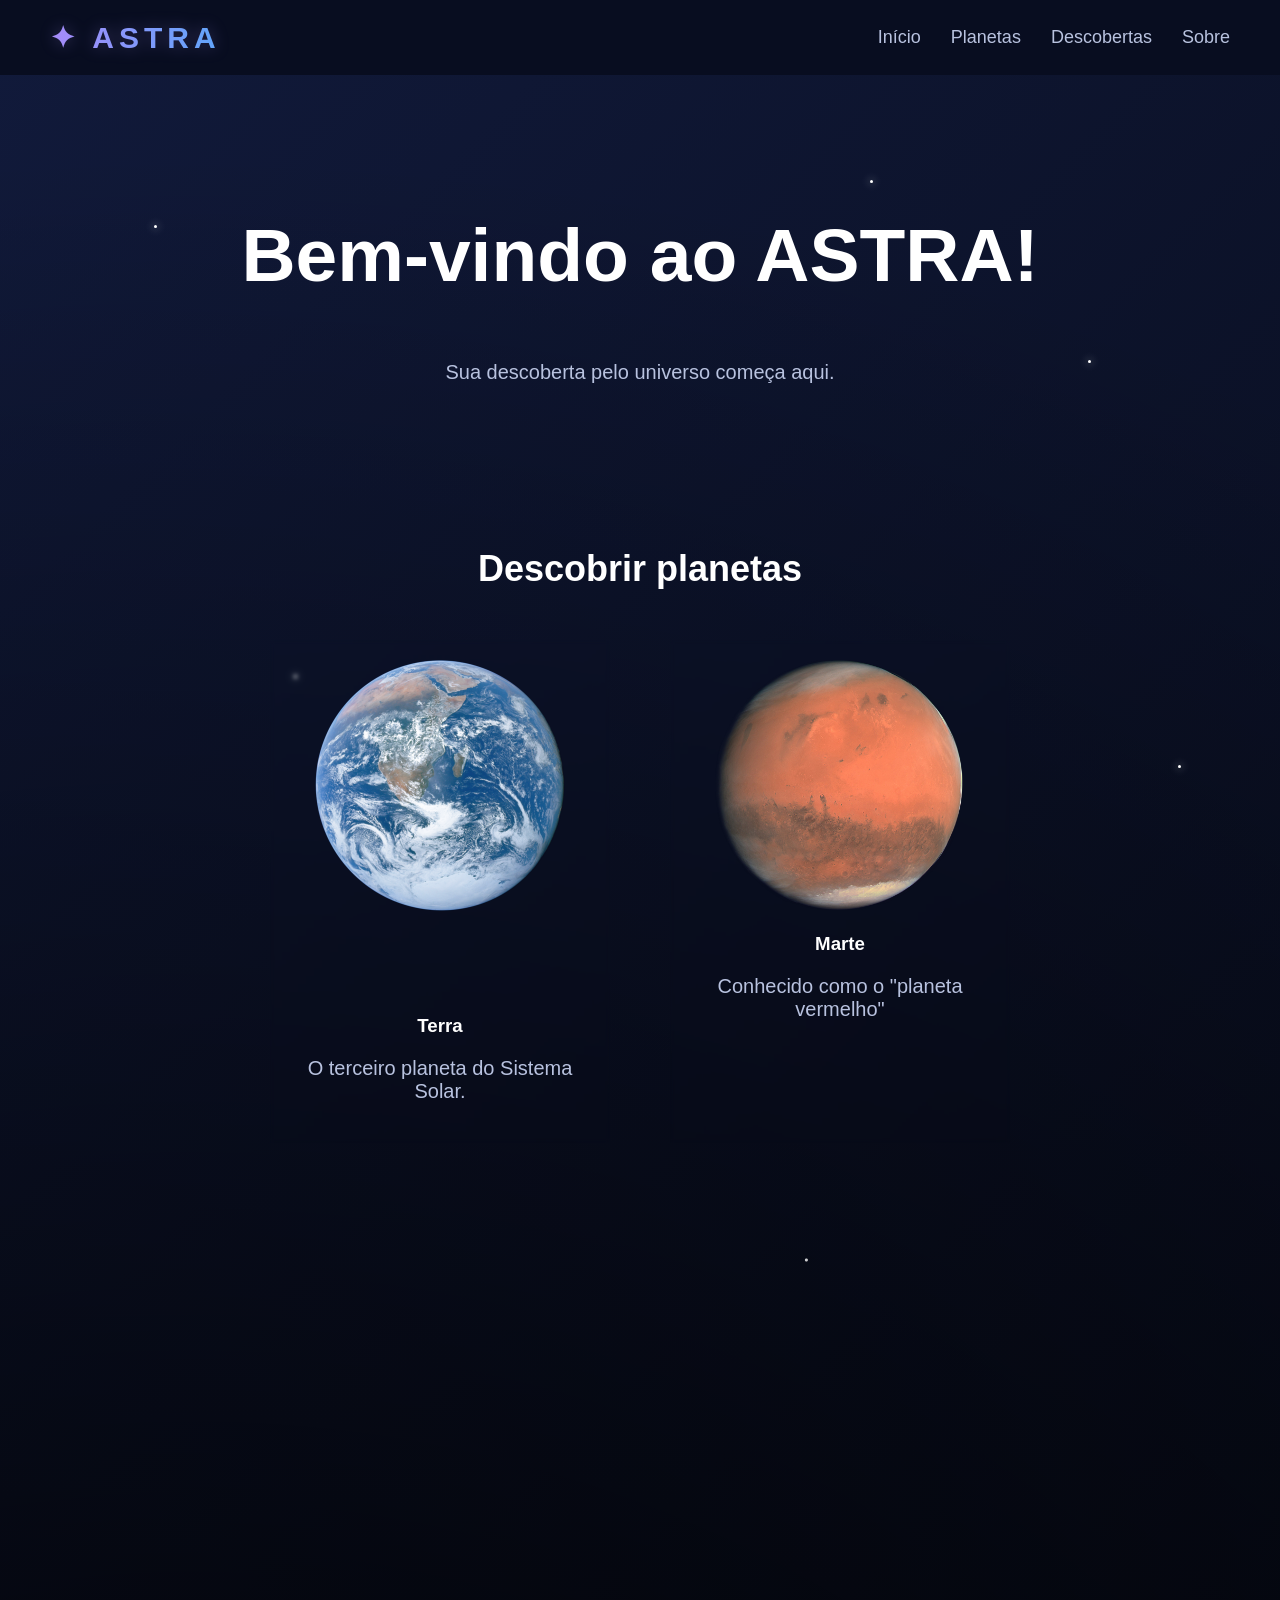
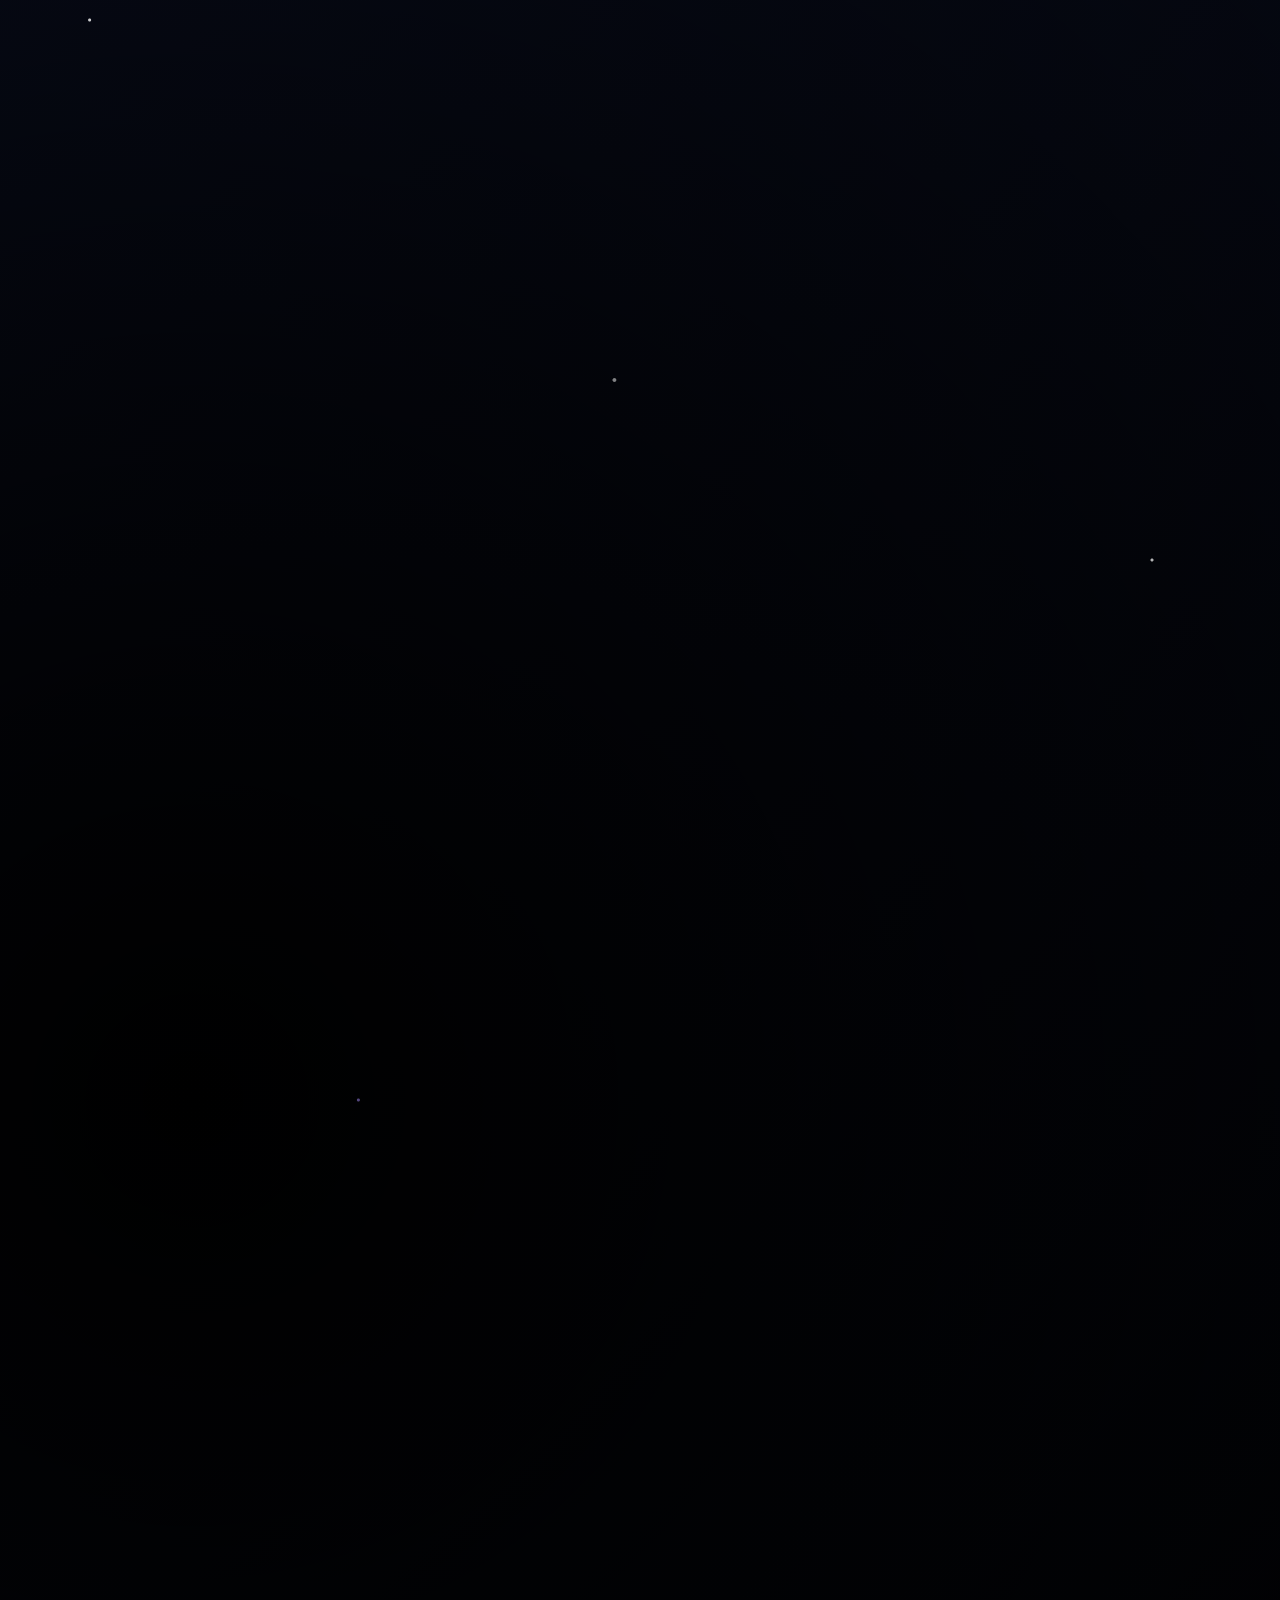
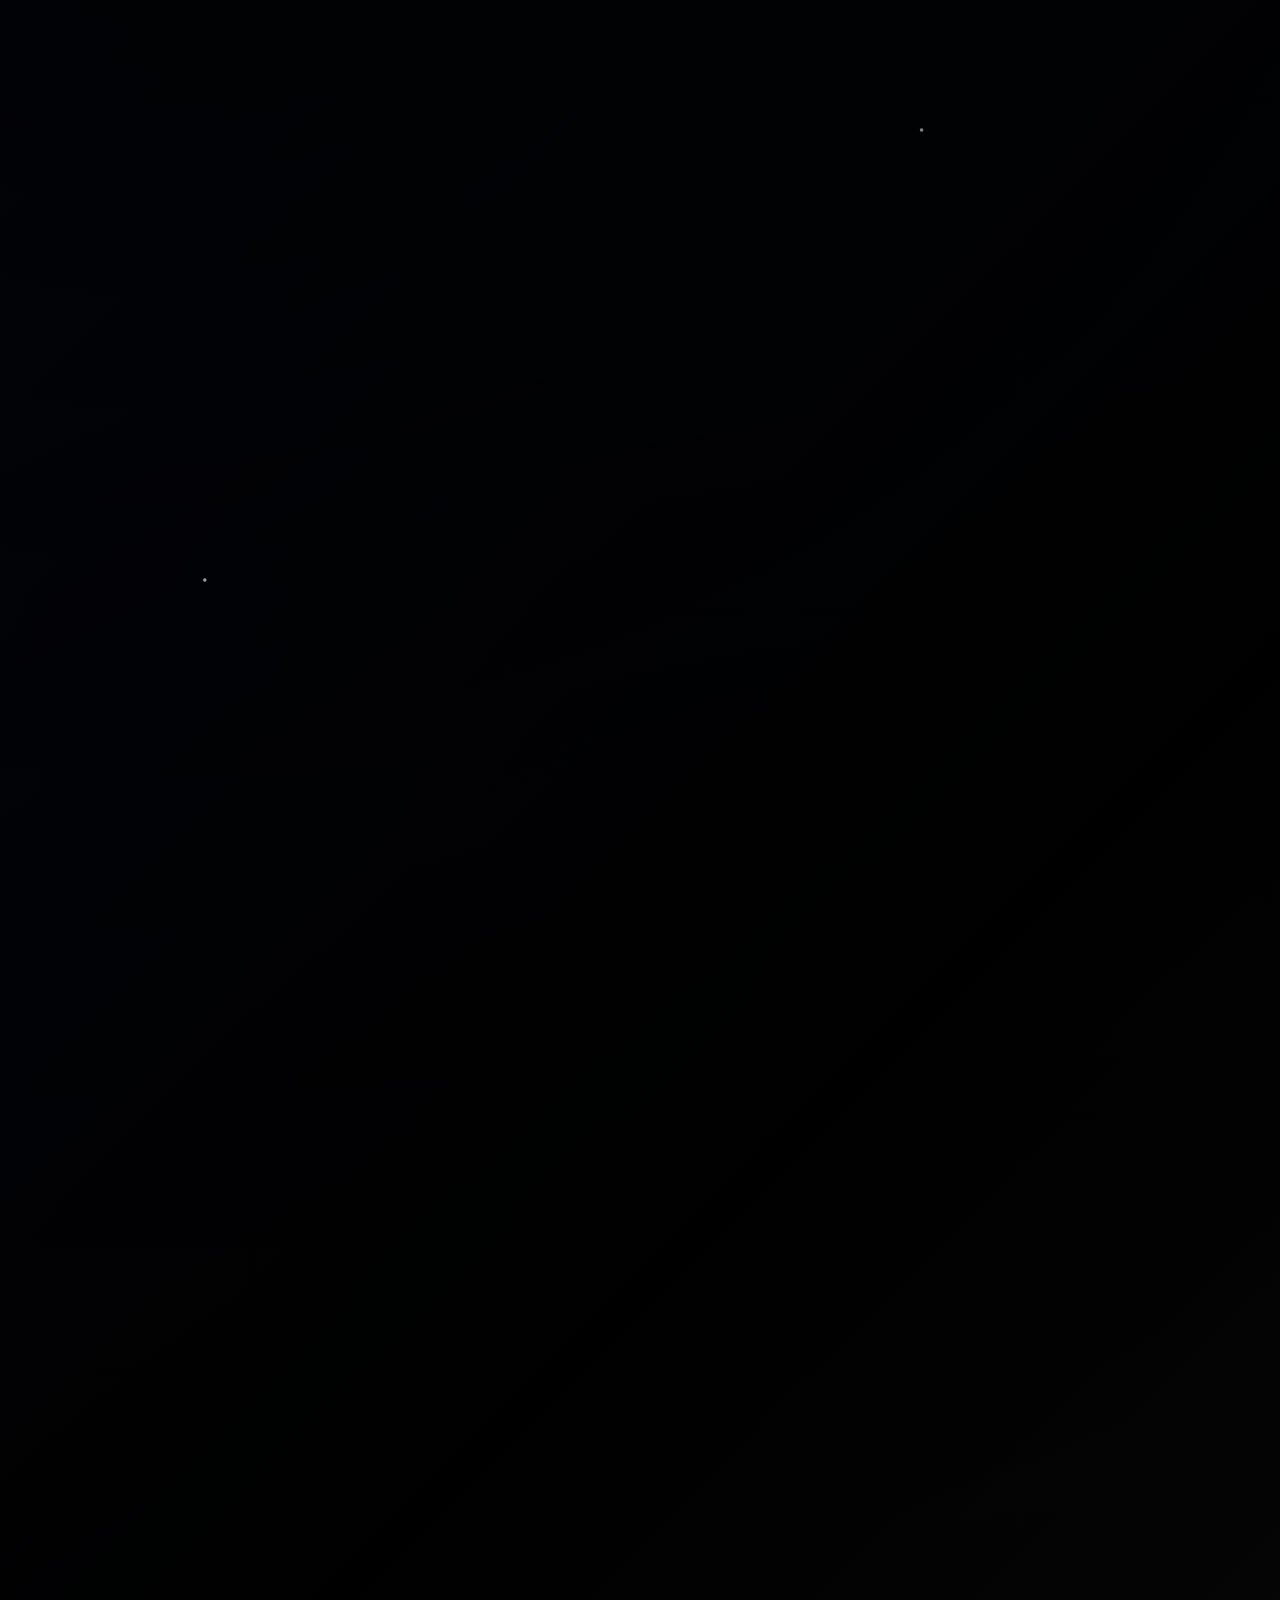
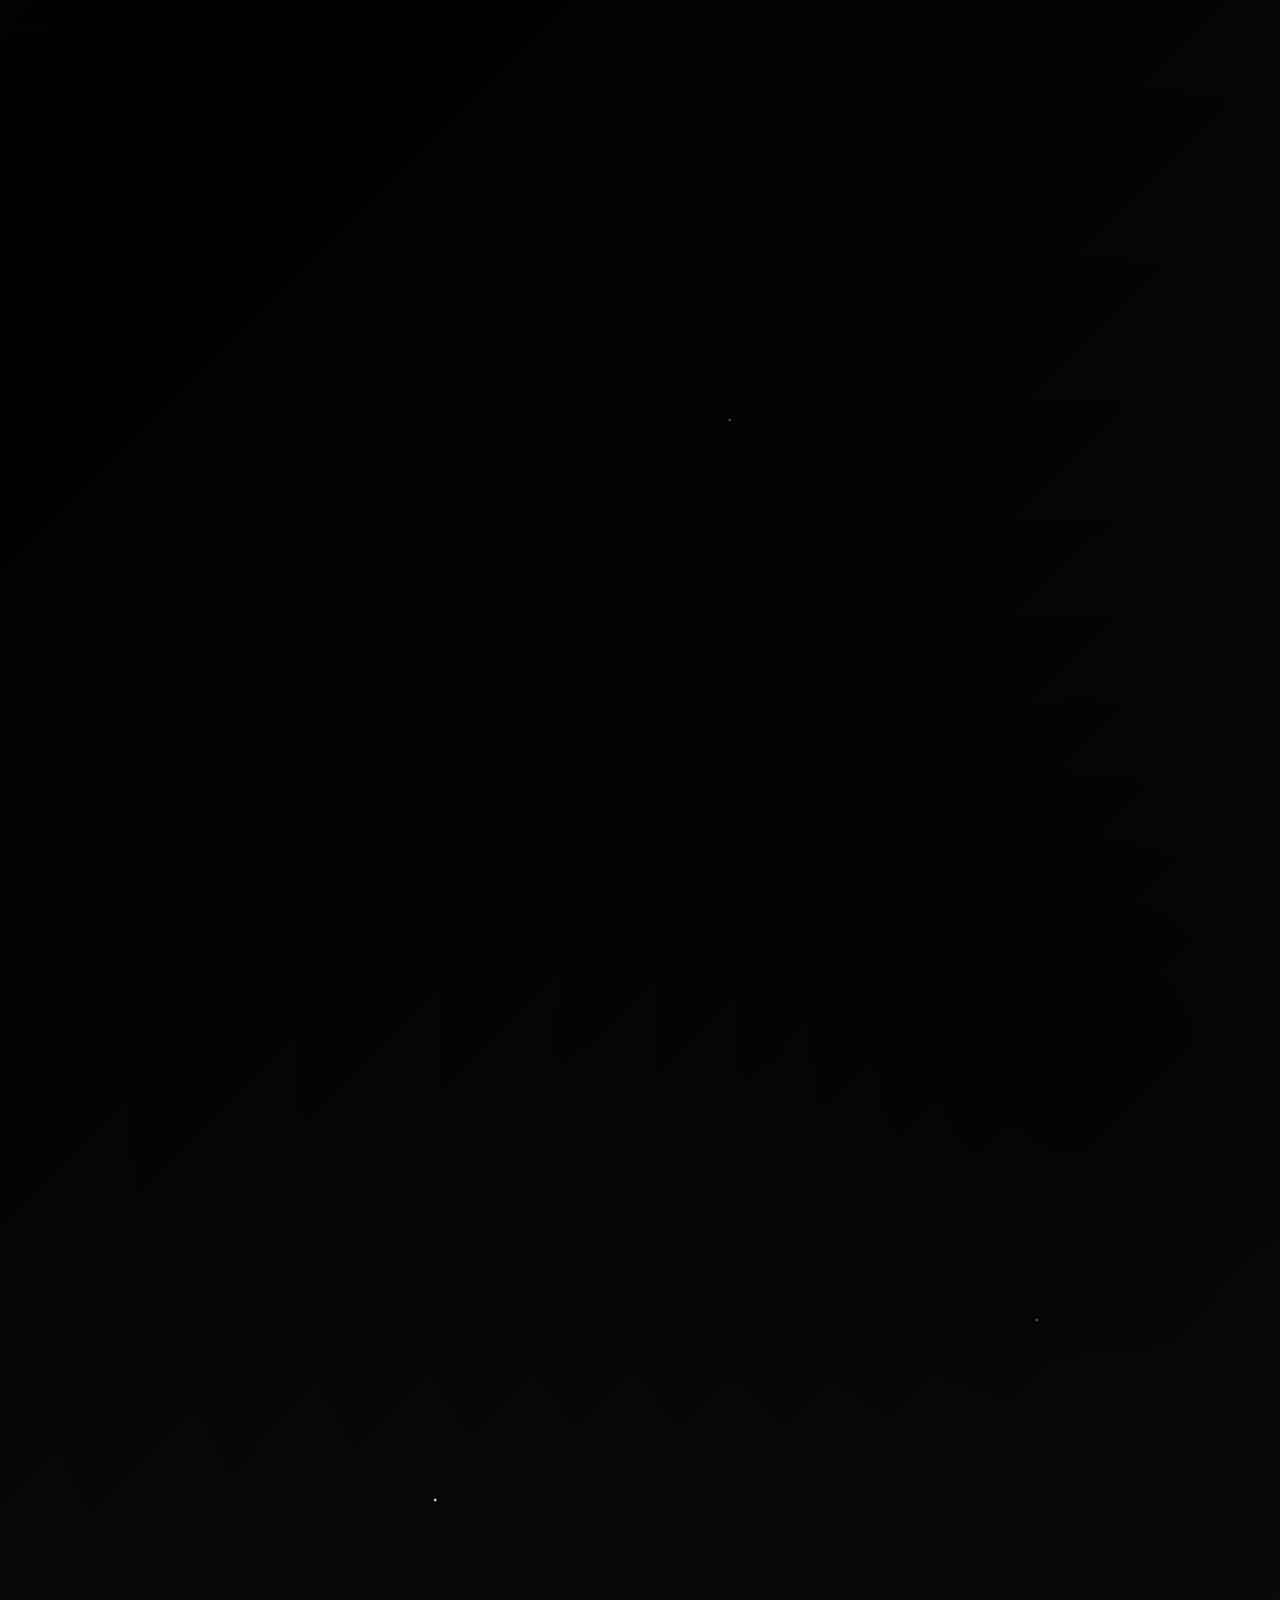
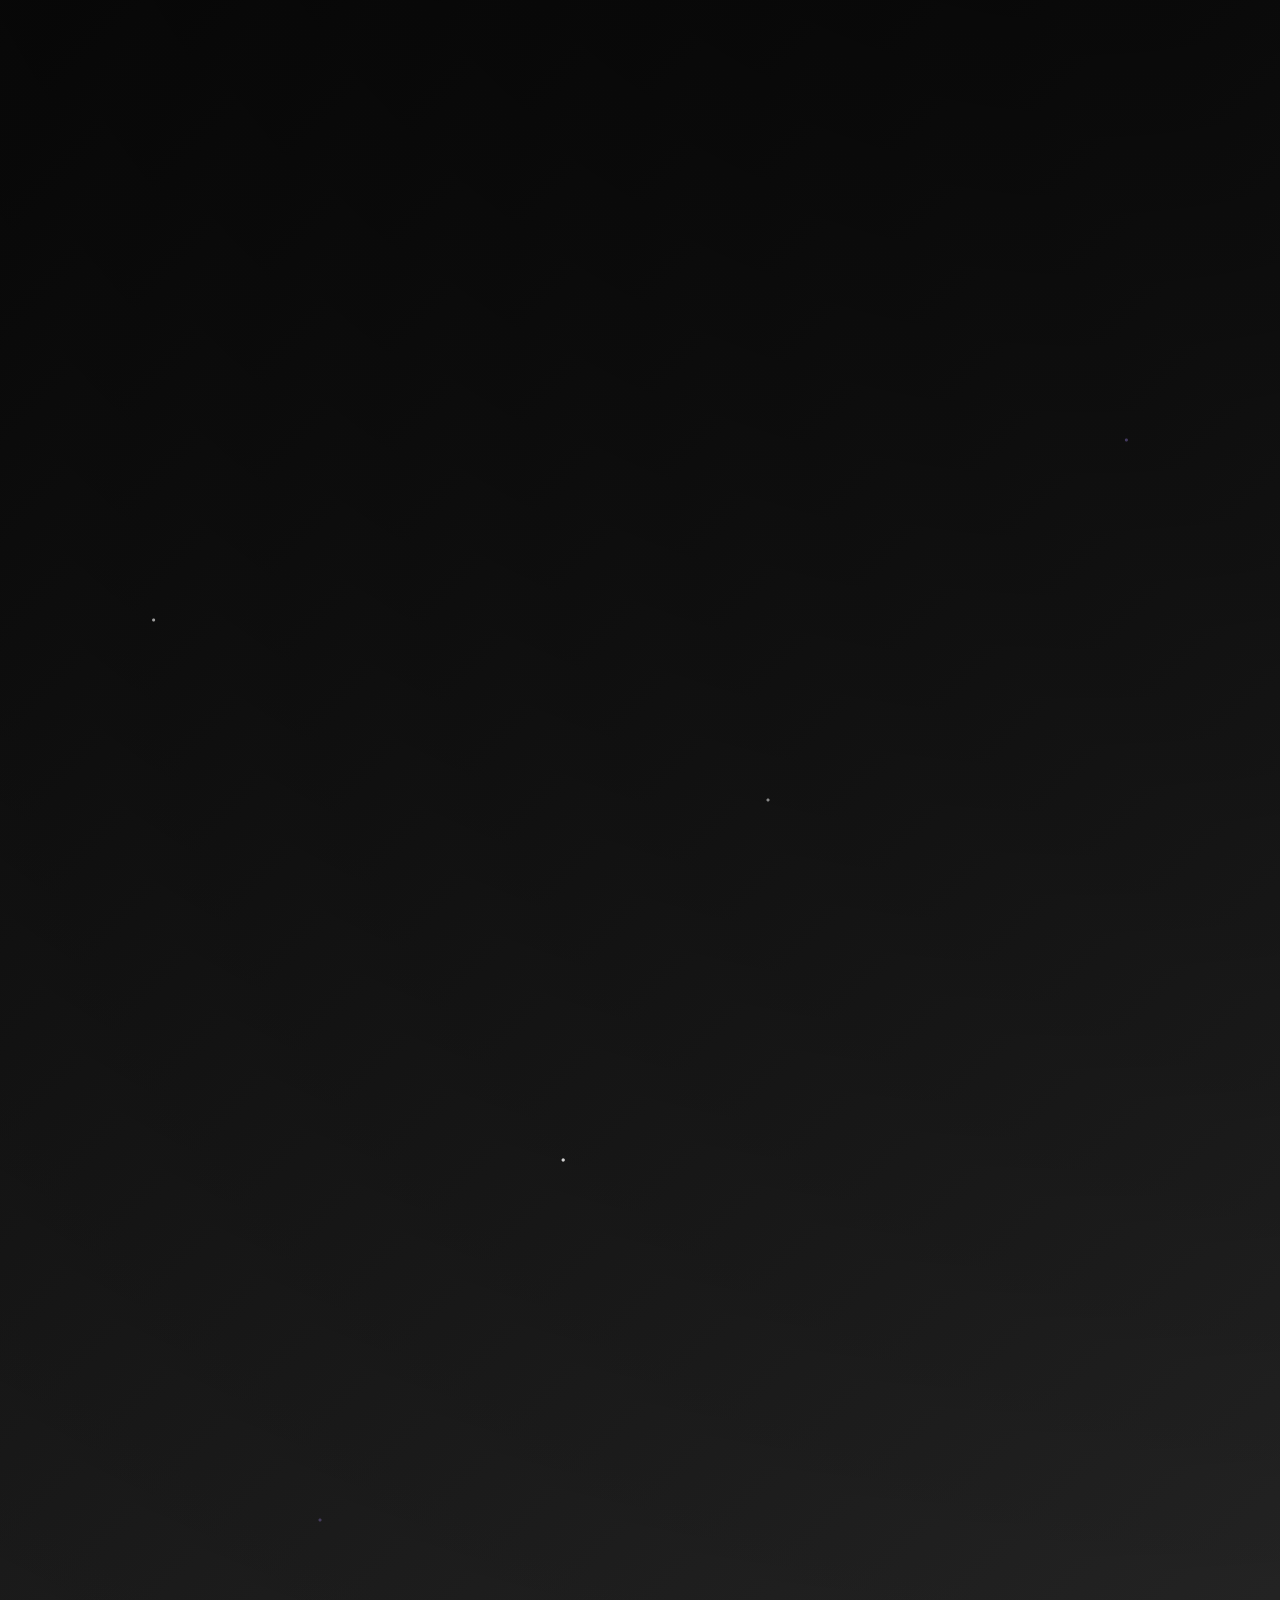
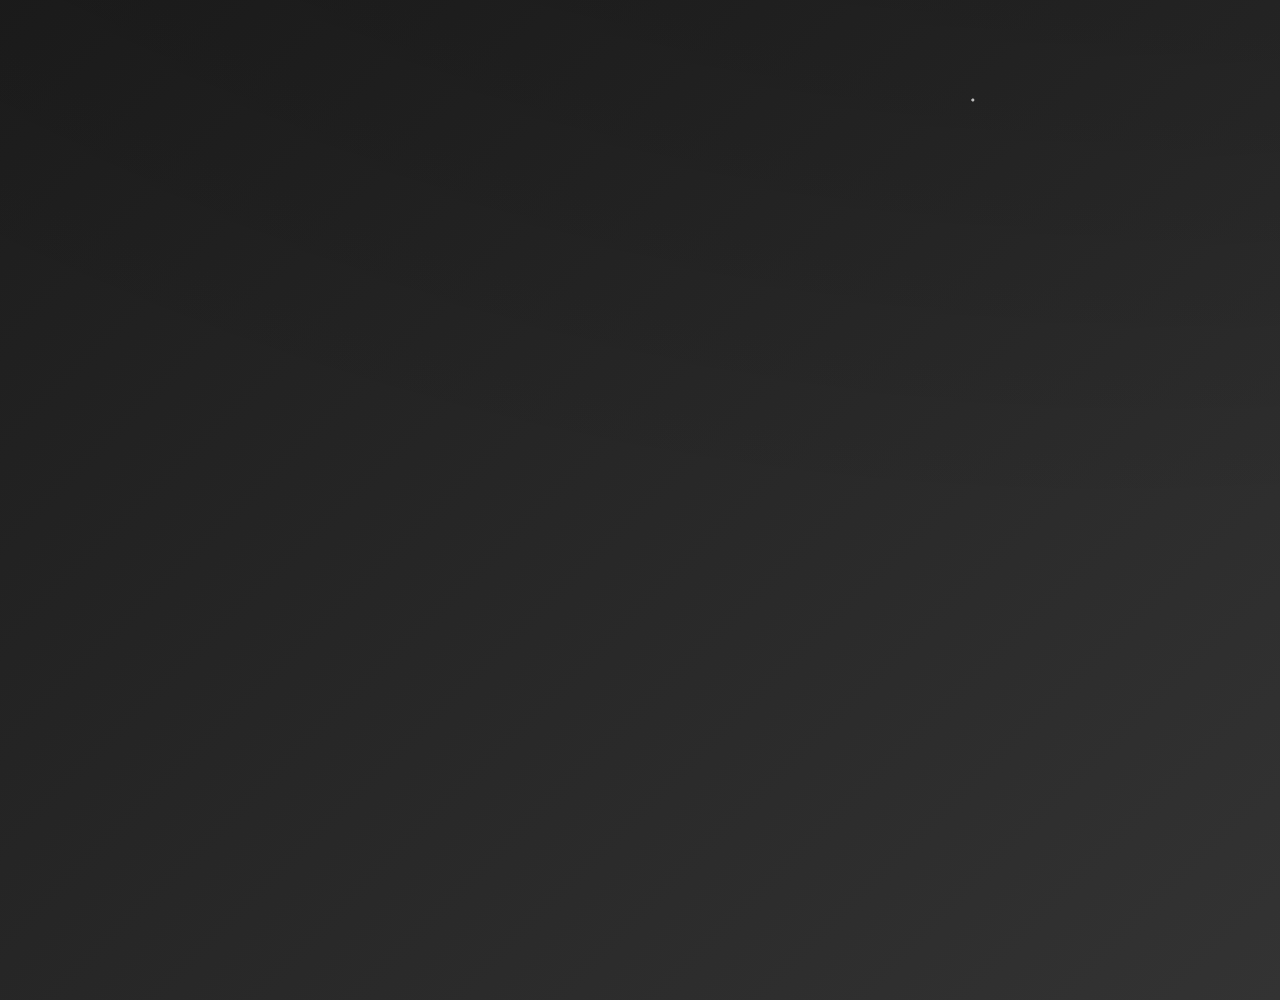
<file: index.html>
<!DOCTYPE html>
<html lang="pt-BR">

<head>
    <link rel="stylesheet" href="css/style.css">
    <meta charset="UTF-8">
    <title>ASTRA | Explore o Universo</title>
</head>

<body>
    <div class="ceu">
        <span class="estrela estrela1"></span>
        <span class="estrela estrela2"></span>
        <span class="estrela estrela3"></span>
        <span class="estrela estrela4"></span>
        <span class="estrela estrela5"></span>
    </div>

    <header>
        <h2 class="logo">✦ ASTRA</h2>

        <nav>
            <a href="#inicio">Início</a>
            <a href="#planetas">Planetas</a>
            <a href="#descobertas">Descobertas</a>
            <a href="#sobre">Sobre</a>
        </nav>
    </header>

    <section class="apresentacao" id="inicio">
        <h1>Bem-vindo ao ASTRA!</h1>
        <p>Sua descoberta pelo universo começa aqui.</p>
    </section>

    <section class="planetas" id="planetas">
        <h2>Descobrir planetas</h2>

        <div class="lista-planetas">

            <a href="./planet-detail.html">
                <div class="card-planeta">
                    <img class="imagem-planeta terra" src="imagens/terra.png" alt="Planeta Terra">
                    <div class="desc-planeta">

                    </div>
                    <h3>Terra</h3>
                    <p>O terceiro planeta do Sistema Solar.</p>
                </div>
            </a>

            <div class="card-planeta">

                <img class="imagem-planeta marte" src="imagens/marte.png" alt="Planeta Marte">

                <h3>Marte</h3>
                <p>Conhecido como o "planeta vermelho"</p>
            </div>
        </div>
    </section>


</body>

</html>
</file>
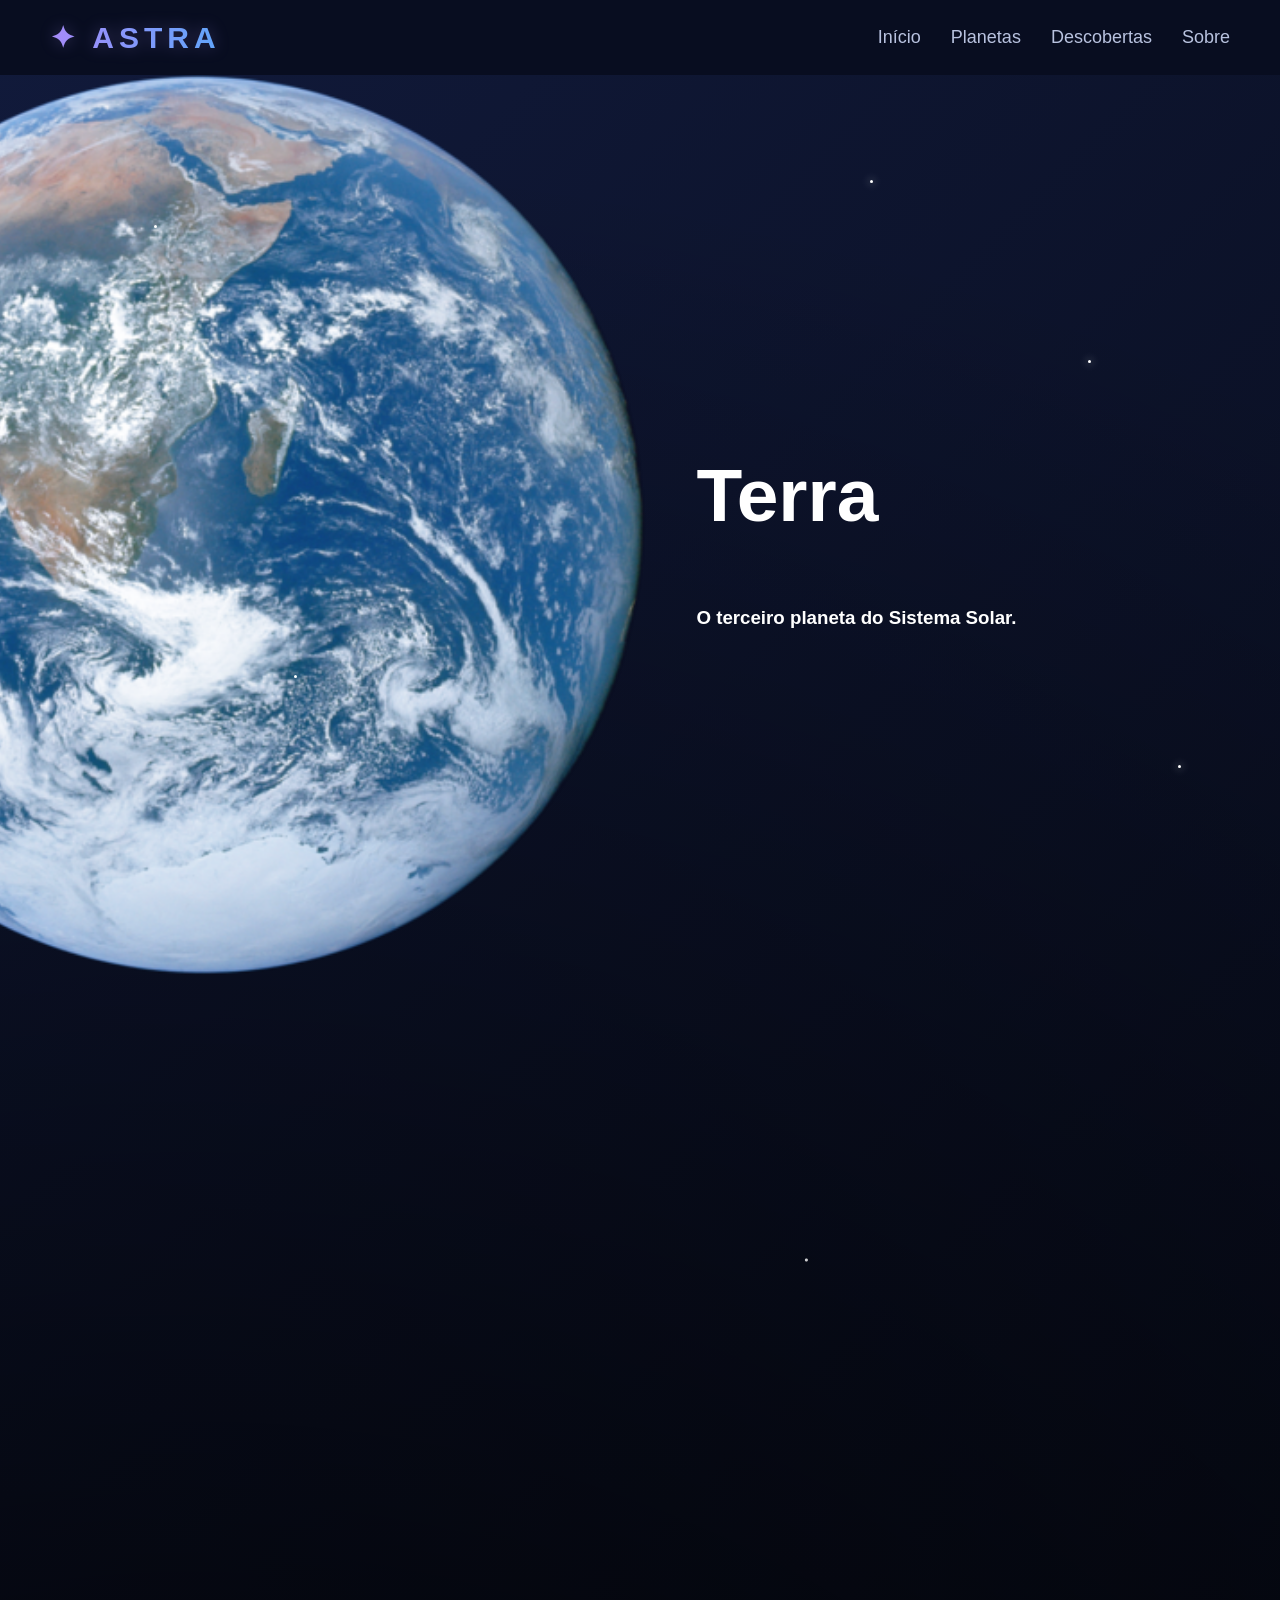
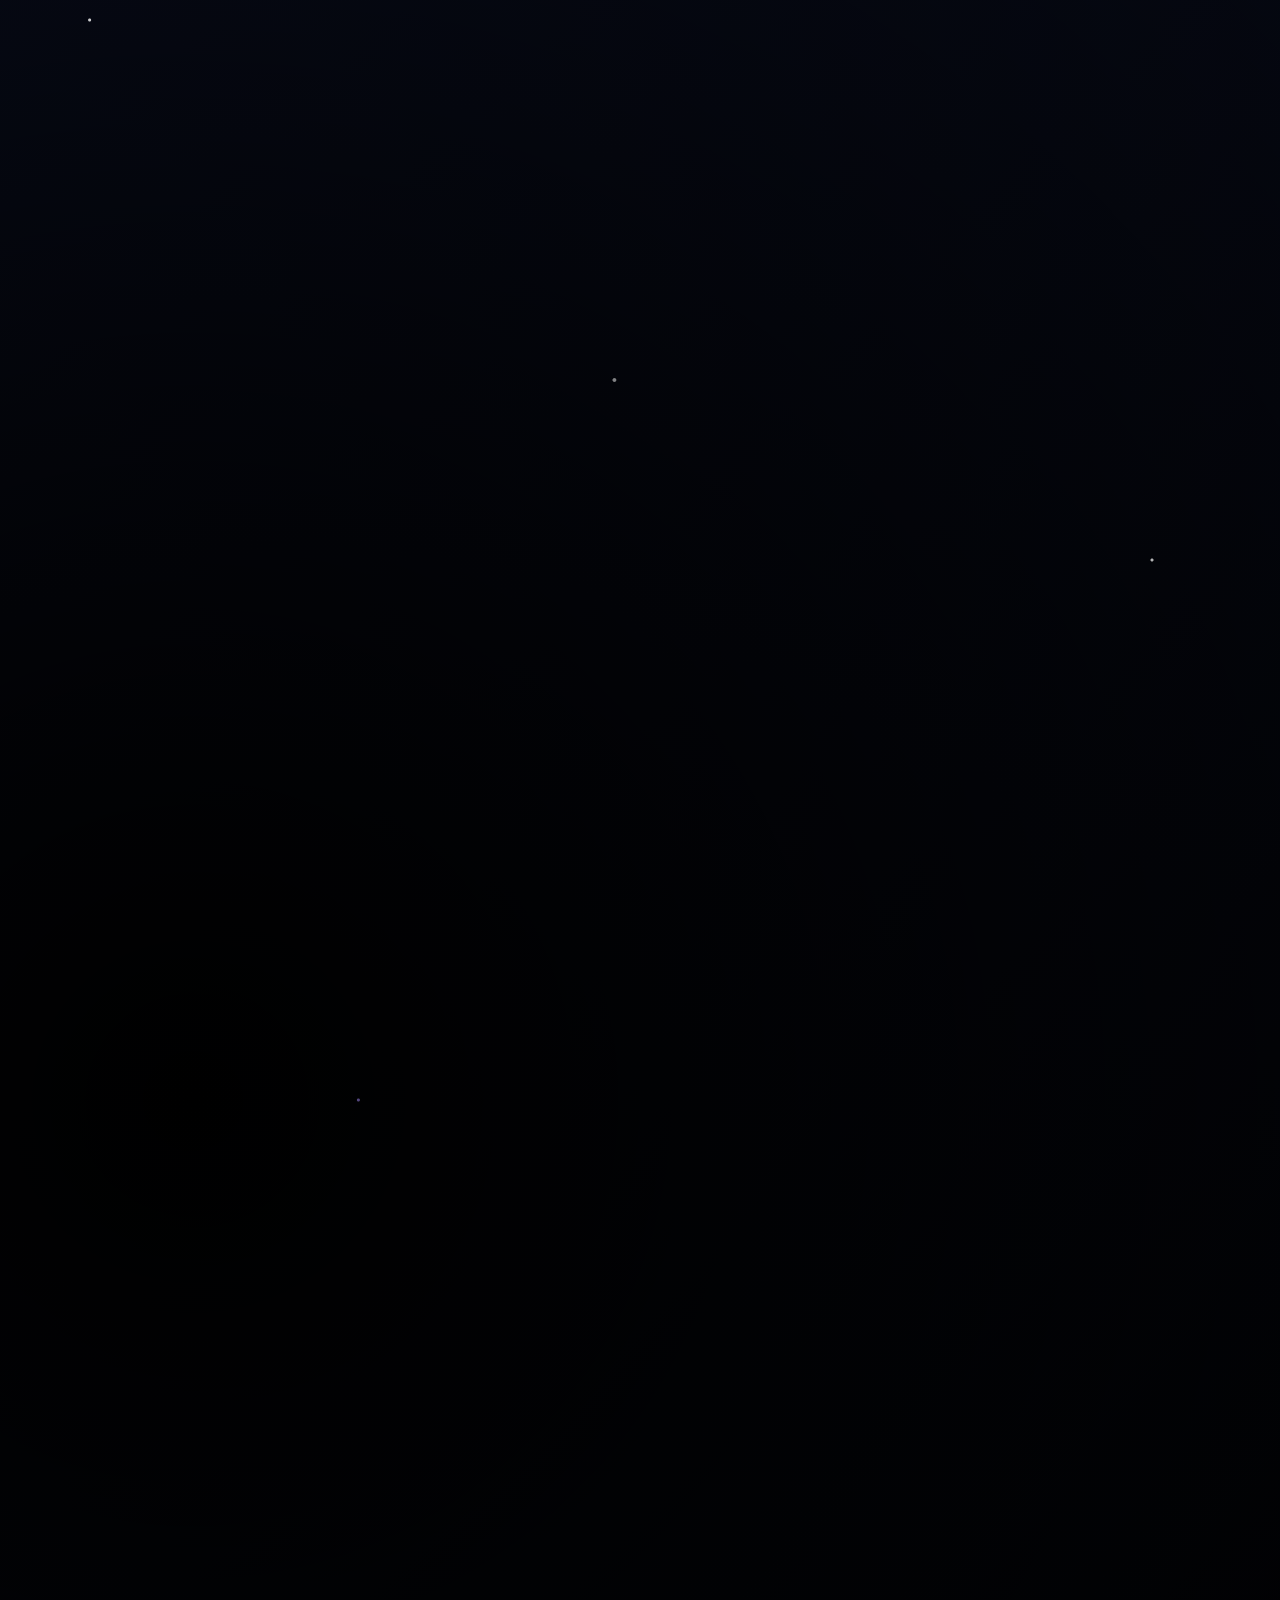
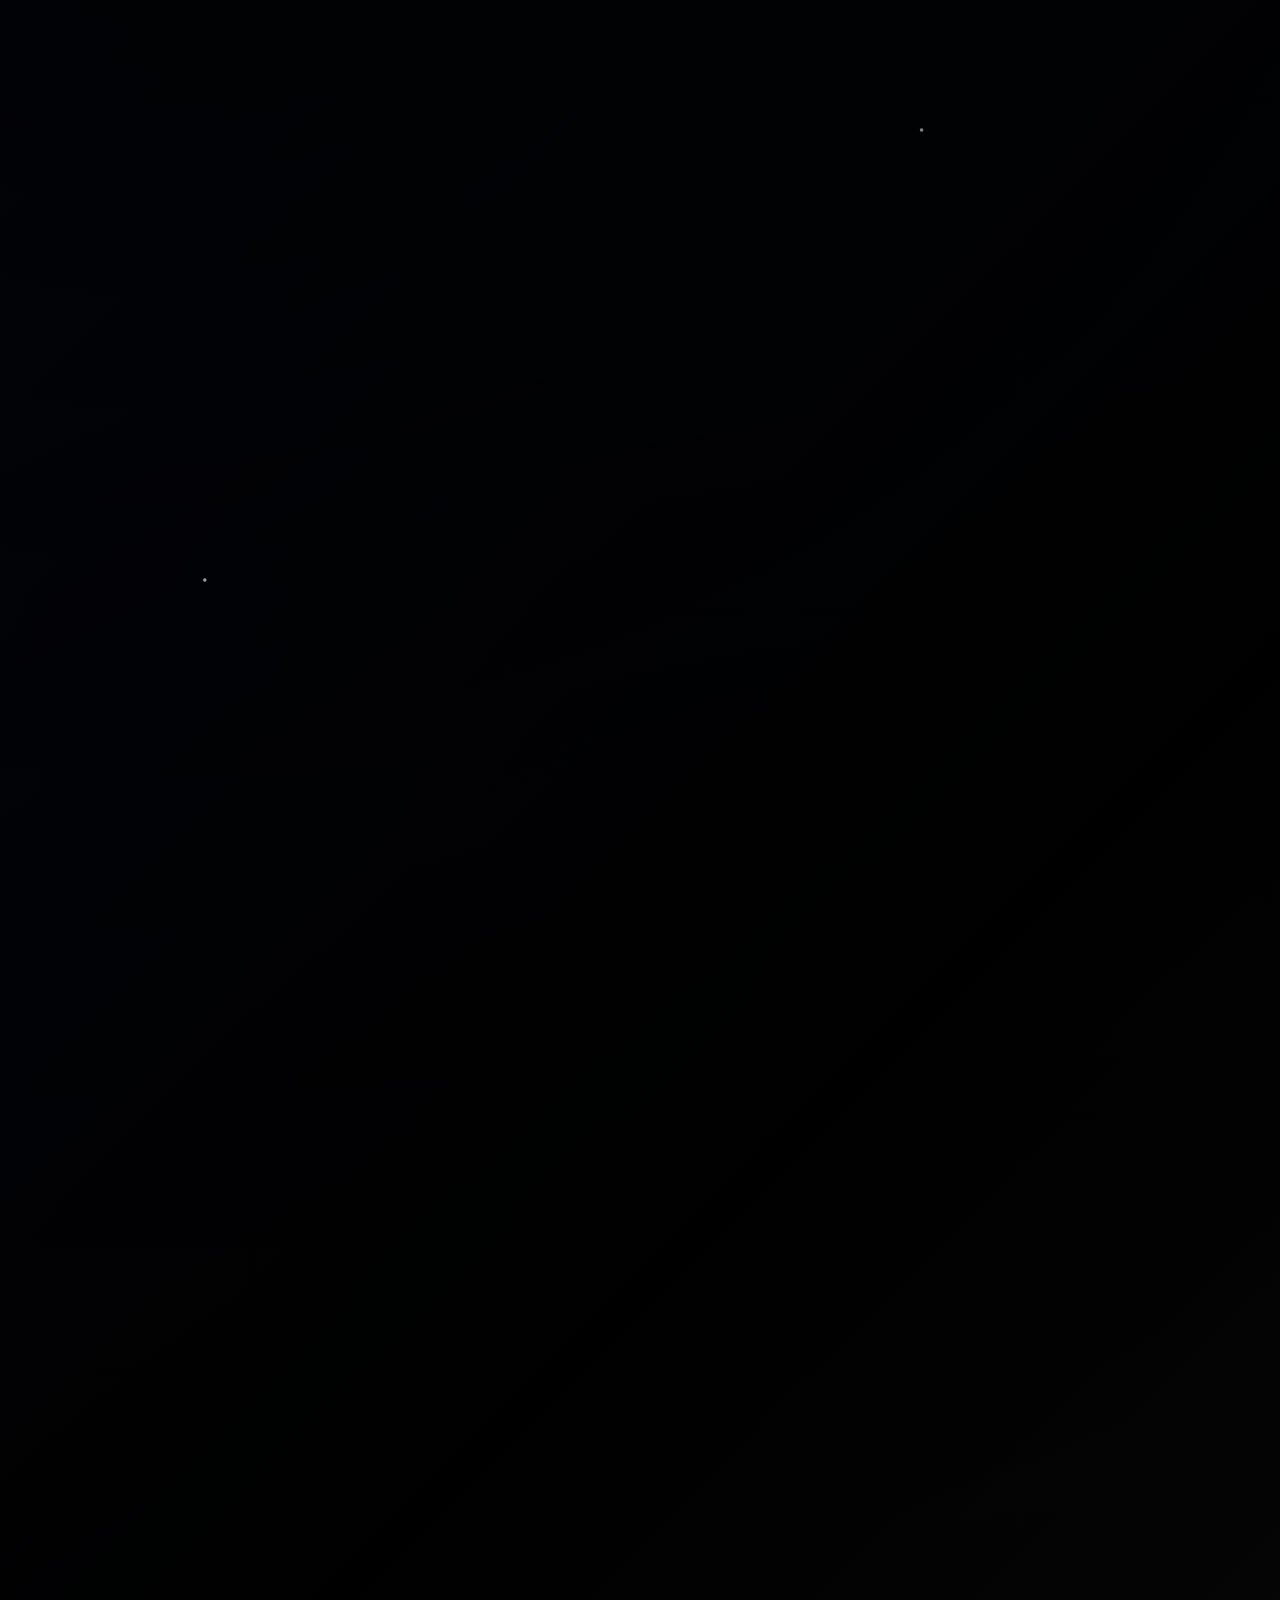
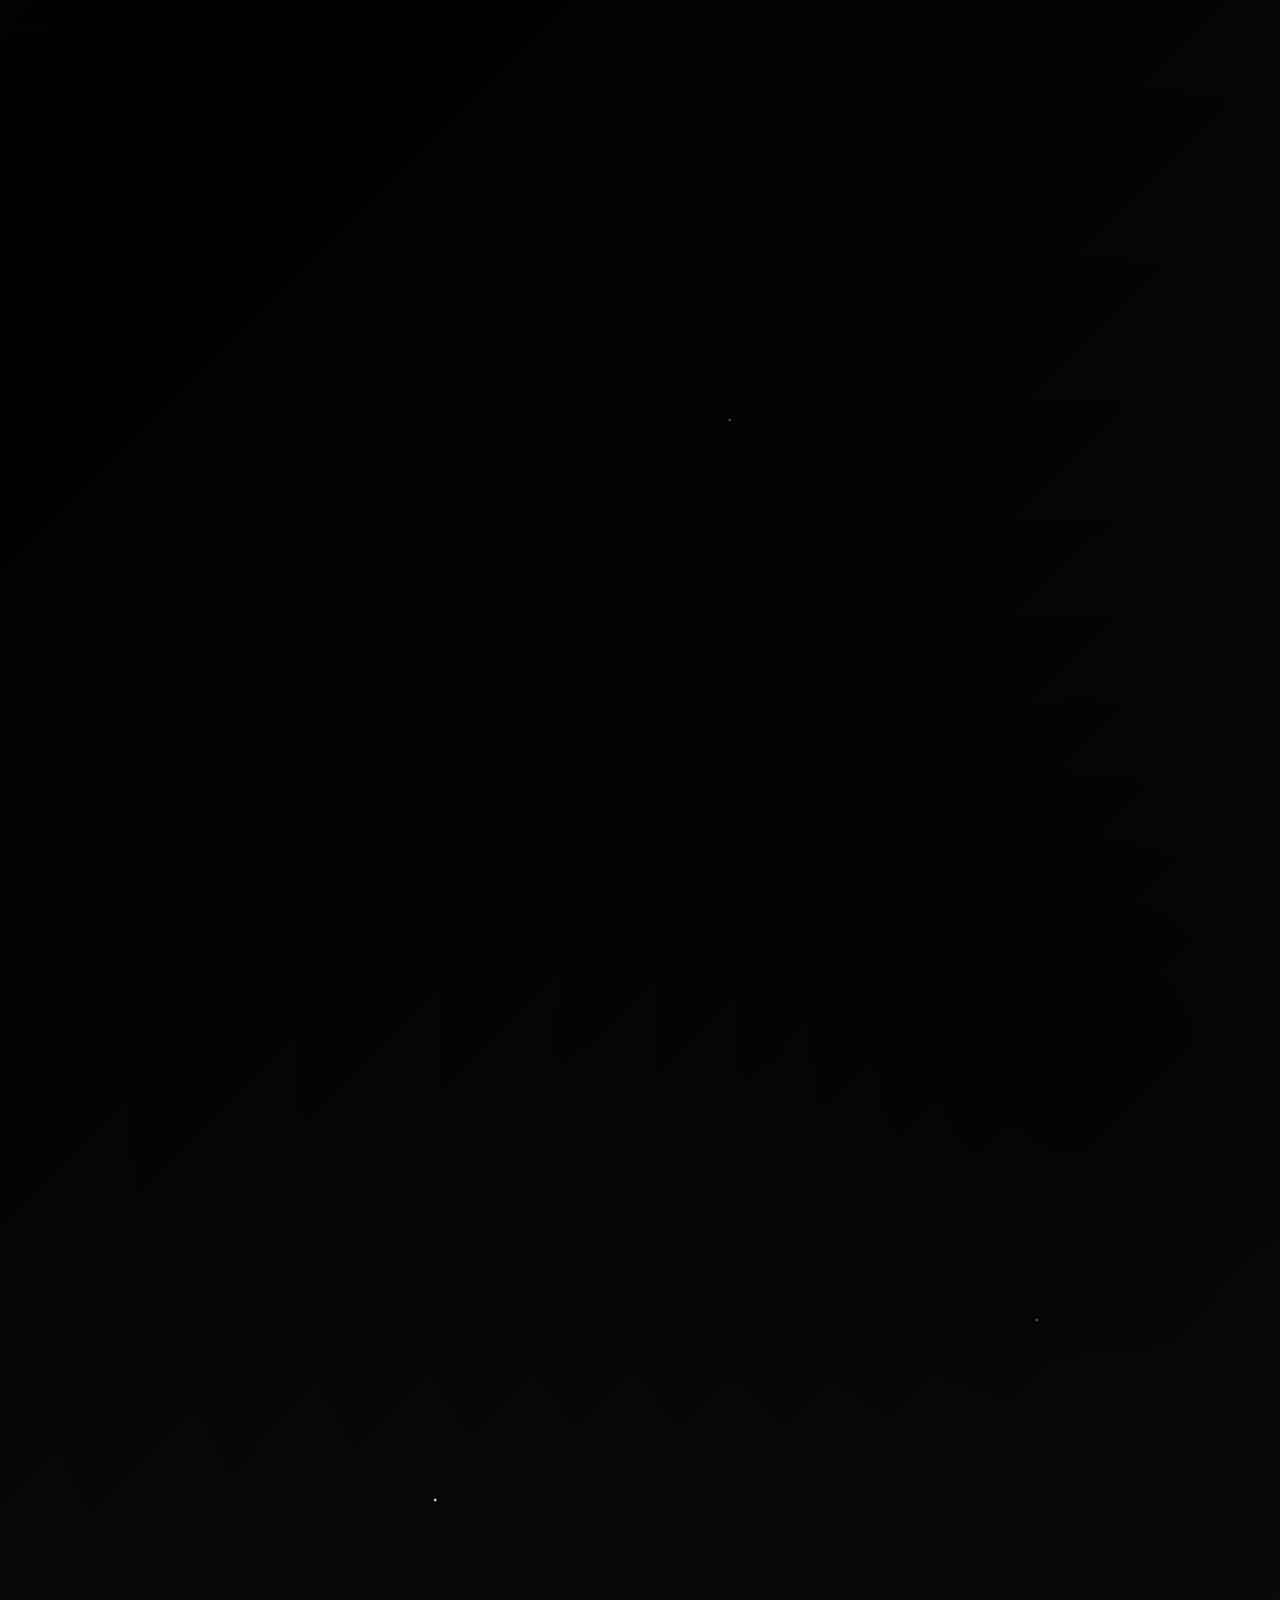
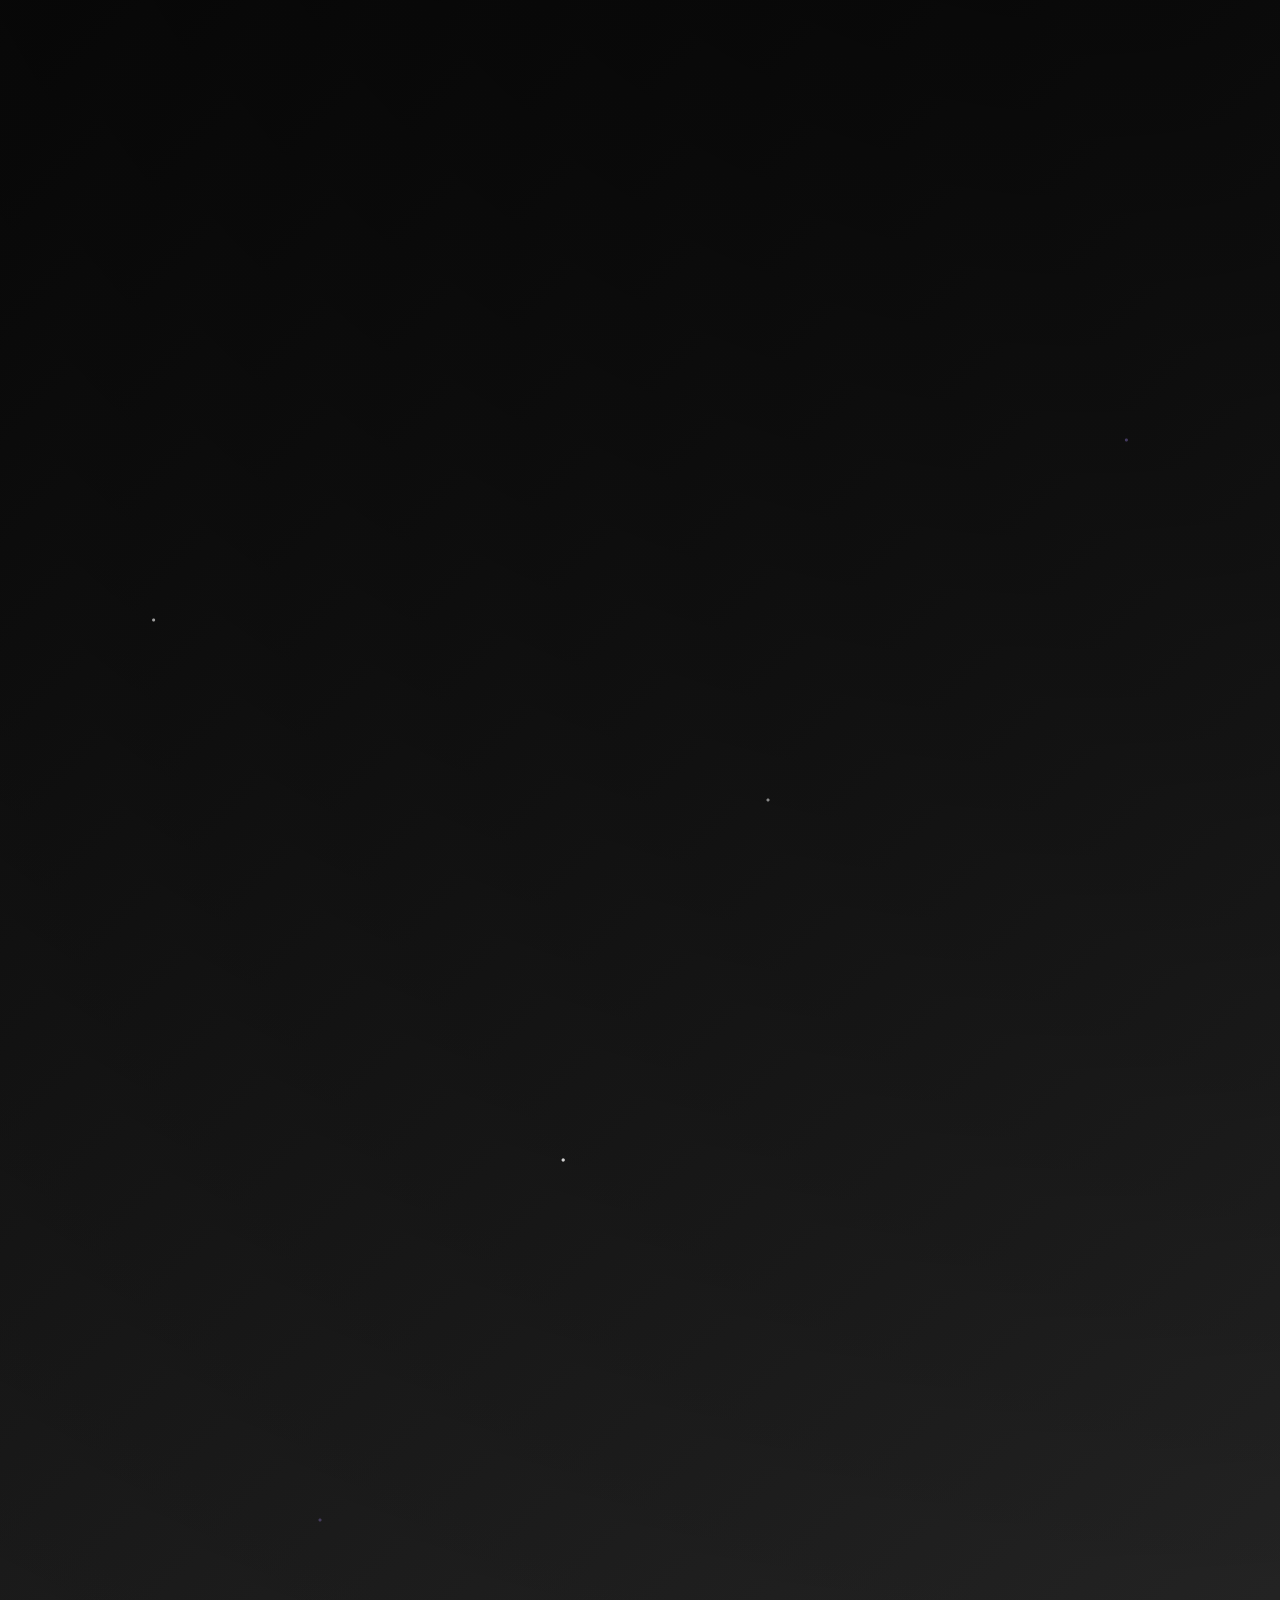
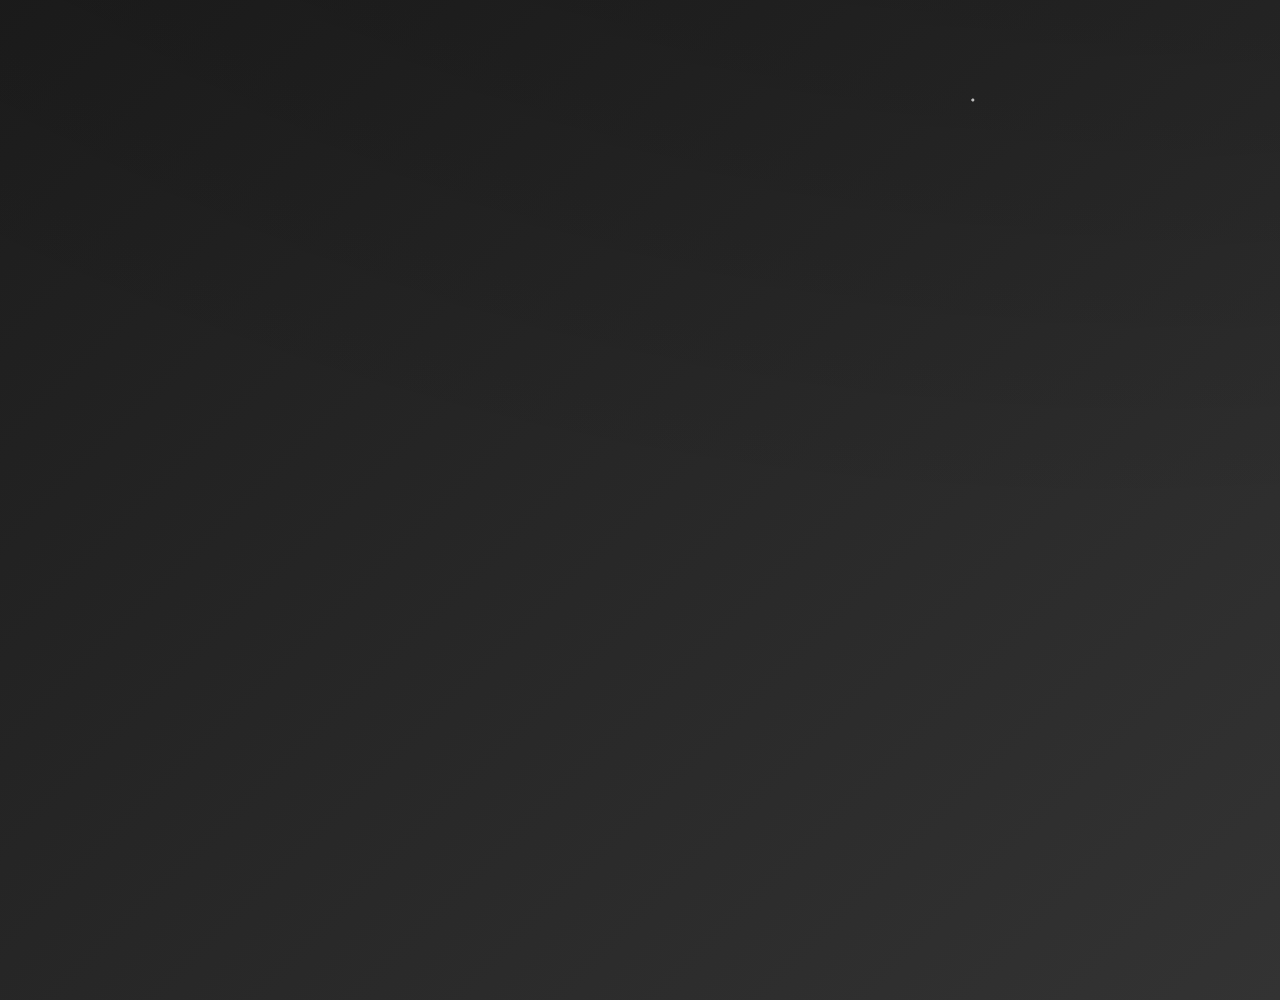
<file: planet-detail.html>
<!DOCTYPE html>
<html lang="pt-BR">

<head>
    <link rel="stylesheet" href="css/style.css">
    <meta charset="UTF-8">
    <title>ASTRA | Explore o Universo</title>
</head>

<body>
    <div class="ceu">
        <span class="estrela estrela1"></span>
        <span class="estrela estrela2"></span>
        <span class="estrela estrela3"></span>
        <span class="estrela estrela4"></span>
        <span class="estrela estrela5"></span>
    </div>

    <header>
        <h2 class="logo">✦ ASTRA</h2>

        <nav>
            <a href="./index.html">Início</a>
            <a href="#planetas">Planetas</a>
            <a href="#descobertas">Descobertas</a>
            <a href="#sobre">Sobre</a>
        </nav>
    </header>

    <div class="main-detail">
        <img class="imagem-planeta-detail" src="imagens/terra.png" alt="Planeta Terra">
        <div class="desc-planeta">
            <h1>Terra</h1>
            <h3>O terceiro planeta do Sistema Solar.</h3>
        </div>

    </div>

</body>

</html>
</file>
<file: css/style.css>
html {
    scroll-behavior: smooth;
}

body {
    background:
        radial-gradient(circle at 7% 18%, rgba(255, 255, 255, 0.8) 0 1px, transparent 2px),
        radial-gradient(circle at 16% 42%, rgba(255, 255, 255, 0.6) 0 1.2px, transparent 2.2px),
        radial-gradient(circle at 28% 30%, rgba(167, 139, 250, 0.5) 0 1px, transparent 2px),
        radial-gradient(circle at 34% 70%, rgba(255, 255, 255, 0.7) 0 1px, transparent 2px),
        radial-gradient(circle at 48% 22%, rgba(255, 255, 255, 0.5) 0 1.4px, transparent 2.4px),
        radial-gradient(circle at 57% 58%, rgba(167, 139, 250, 0.35) 0 1px, transparent 2px),
        radial-gradient(circle at 63% 14%, rgba(255, 255, 255, 0.8) 0 1px, transparent 2px),
        radial-gradient(circle at 72% 37%, rgba(255, 255, 255, 0.5) 0 1.2px, transparent 2.2px),
        radial-gradient(circle at 81% 68%, rgba(167, 139, 250, 0.35) 0 1px, transparent 2px),
        radial-gradient(circle at 90% 24%, rgba(255, 255, 255, 0.7) 0 1px, transparent 2px),
        radial-gradient(circle at 12% 78%, rgba(255, 255, 255, 0.6) 0 1px, transparent 2px),
        radial-gradient(circle at 25% 88%, rgba(167, 139, 250, 0.3) 0 1px, transparent 2px),
        radial-gradient(circle at 44% 84%, rgba(255, 255, 255, 0.8) 0 1.1px, transparent 2.1px),
        radial-gradient(circle at 60% 80%, rgba(255, 255, 255, 0.5) 0 1px, transparent 2px),
        radial-gradient(circle at 76% 90%, rgba(255, 255, 255, 0.7) 0 1px, transparent 2px),
        radial-gradient(circle at 88% 76%, rgba(167, 139, 250, 0.35) 0 1px, transparent 2px),
        radial-gradient(circle at 15% 30%, rgb(0, 0, 0), transparent 40%),
        radial-gradient(circle at 85% 65%, rgba(0, 0, 0, 0.78), transparent 45%),
        linear-gradient(135deg, #111a3b, #000000, rgb(51, 51, 51));

    color: white;
    font-family: Arial, sans-serif;
    margin: 0;
    min-height: 1000vh;
}

body a{
    text-decoration: none;
    color: currentColor;
}

h1 {
    color: #ffffff;
    text-align: center;
    font-size: 75px;
}

p {
    color: #b8c2df;
    text-align: center;
    font-size: 20px;
}

.apresentacao {
    padding: 75px 20px;
}

.planetas {
    text-align: center;
    padding: 40px 20px;
}

.planetas h2 {
    color: #ffffff;
    font-size: 36px;
}

.card-planeta {
    padding: 20px;
    max-width: 300px;
    margin: 20px 0;
    backdrop-filter: blur(2px);
    transition: 300ms;
}

.lista-planetas {
    display: flex;
    justify-content: center;
    gap: 60px;
    flex-wrap: wrap;
}

.imagem-planeta {
    width: 250px;
    max-width: 100%;
    height: auto;
    transition: transform 0.4s ease, filter 0.4s ease;
    animation: girar 30s linear infinite;
    animation-play-state: paused;
}

.imagem-planeta:hover {
    animation-play-state: running;
    transform: scale(1.2);
}

/* .terra:hover {
    filter: drop-shadow(0 0 30px rgba(89, 253, 133, 0.35));
}

.marte:hover {
    filter: drop-shadow(0 0 30px rgba(255, 55, 0, 0.35));
} */



header {
    display: flex;
    justify-content: space-between;
    align-items: center;
    padding: 20px 50px;
    
    position: sticky;
    top: 0;
    z-index: 10;
    background-color: #080d20;
}

.logo {
    font-size: 30px;
    margin: 0;
    letter-spacing: 5px;
    background: linear-gradient(90deg, #a78bfa, #60a5fa);
    background-clip: text;
    color: transparent;
    filter: drop-shadow(0 0 8px rgba(167, 139, 250, 0.3));
}

nav {
    display: flex;
    gap: 30px;
}

nav a {
    color: #b8c2df;
    text-decoration: none;
    font-size: 18px;
    transition: color 0.4s ease, filter 0.4s ease;
}

nav a:hover {
    color: #a78bfa;
    filter: drop-shadow(0 0 8px rgb(167, 139, 250, 0.6));
}

.ceu {
    position: fixed;
    inset: 0;
    pointer-events: none;
}

.estrela {
    position: absolute;
    width: 3px;
    height: 3px;
    background-color: white;
    border-radius: 50%;
    box-shadow: 0 0 8px #ffffff;
    animation: pulsar 5s ease-in-out infinite;
}

.estrela1 {
    top: 25%;
    left: 12%;
    animation-delay: 0s;
}

.estrela2 {
    top: 40%;
    left: 85%;
    animation-delay: 2s;
}

.estrela3 {
    top: 75%;
    left: 23%;
    animation-delay: 1s;
}

.estrela4 {
    top: 20%;
    left: 68%;
    animation-delay: 3s;
}

.estrela5 {
    top: 85%;
    left: 92%;
    animation-delay: 4s;
}

.imagem-planeta-detail{
    margin-left: -250px;
    height: 900px;
    animation: girar 120s linear infinite;
    animation-play-state: running;
}

.main-detail{
    display: flex;
    flex-direction: row;
    align-items: center;
}

.desc-planeta{
    margin: 50px;
    display: flex;
    flex-direction: column;
    align-items: start;
}

@keyframes pulsar {
    0%, 100% {
        opacity: 0.2;
    }
    50% {
        opacity: 0.9;
    }
}

@keyframes girar {
    from {
        rotate: 0deg;
    }

    to {
        rotate: 360deg;
    }
}
</file>
